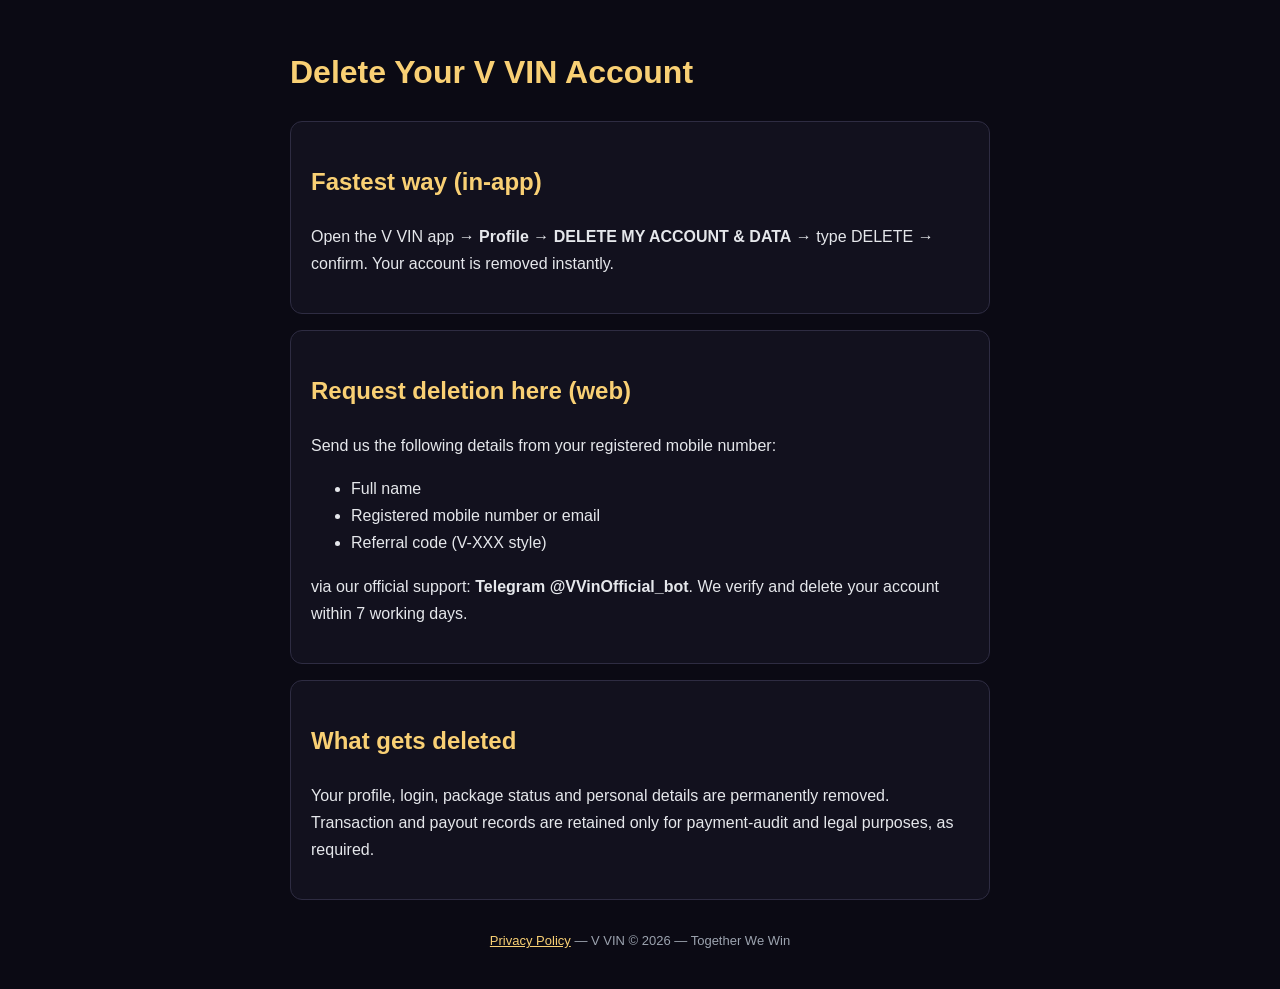
<file: delete-account.html>
<!DOCTYPE html>
<html lang="en">
<head>
<meta charset="UTF-8">
<meta name="viewport" content="width=device-width,initial-scale=1">
<title>V VIN — Delete Account</title>
<style>
body{font-family:Arial,Helvetica,sans-serif;background:#0b0a14;color:#e5e7eb;max-width:700px;margin:0 auto;padding:24px;line-height:1.7}
h1,h2{color:#f9d074}
.card{background:#12111e;border:1px solid #2e2c42;border-radius:12px;padding:20px;margin:16px 0}
a{color:#f9d074}
.footer{color:#9ca3af;font-size:13px;margin-top:30px;text-align:center}
</style>
</head>
<body>
<h1>Delete Your V VIN Account</h1>

<div class="card">
<h2>Fastest way (in-app)</h2>
<p>Open the V VIN app → <strong>Profile → DELETE MY ACCOUNT &amp; DATA</strong> → type DELETE → confirm. Your account is removed instantly.</p>
</div>

<div class="card">
<h2>Request deletion here (web)</h2>
<p>Send us the following details from your registered mobile number:</p>
<ul>
<li>Full name</li>
<li>Registered mobile number or email</li>
<li>Referral code (V-XXX style)</li>
</ul>
<p>via our official support: <strong>Telegram @VVinOfficial_bot</strong>. We verify and delete your account within 7 working days.</p>
</div>

<div class="card">
<h2>What gets deleted</h2>
<p>Your profile, login, package status and personal details are permanently removed. Transaction and payout records are retained only for payment-audit and legal purposes, as required.</p>
</div>

<p class="footer"><a href="privacy-policy.html">Privacy Policy</a> — V VIN © 2026 — Together We Win</p>
</body>
</html>
</file>
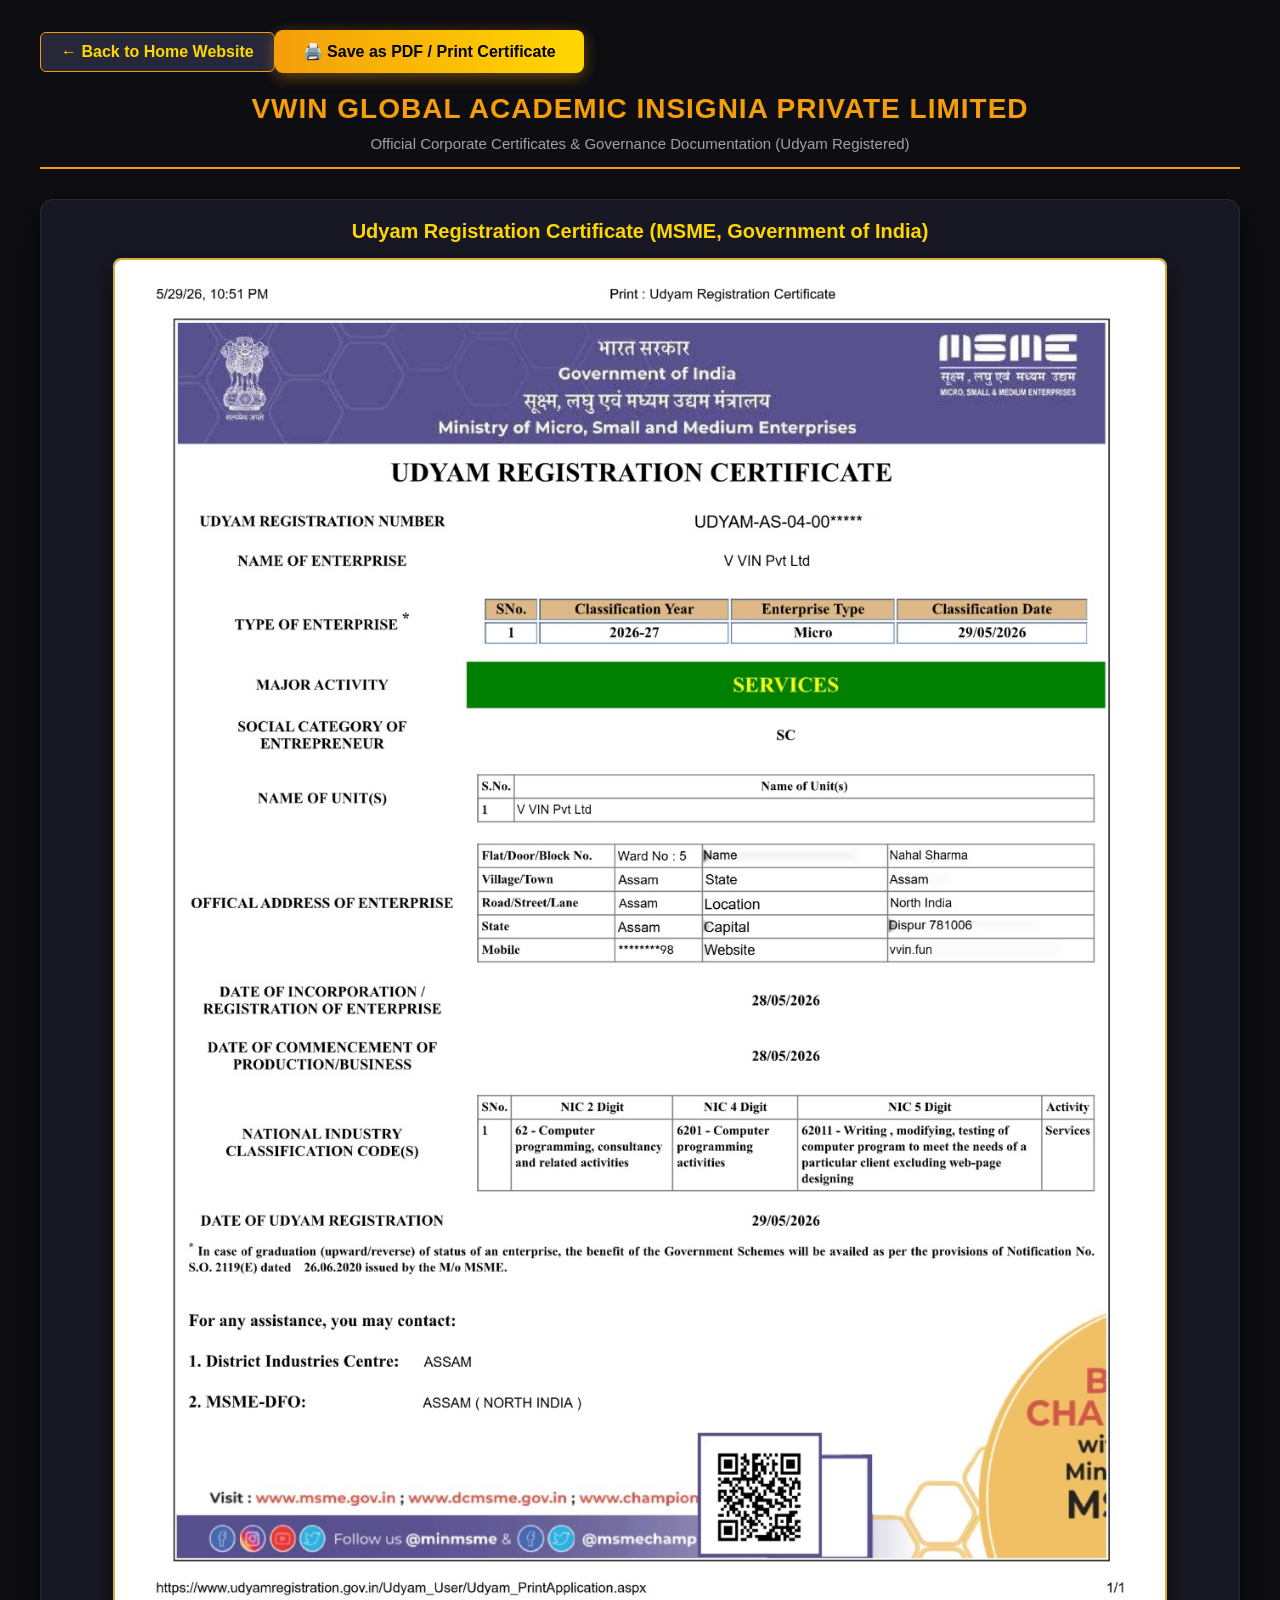
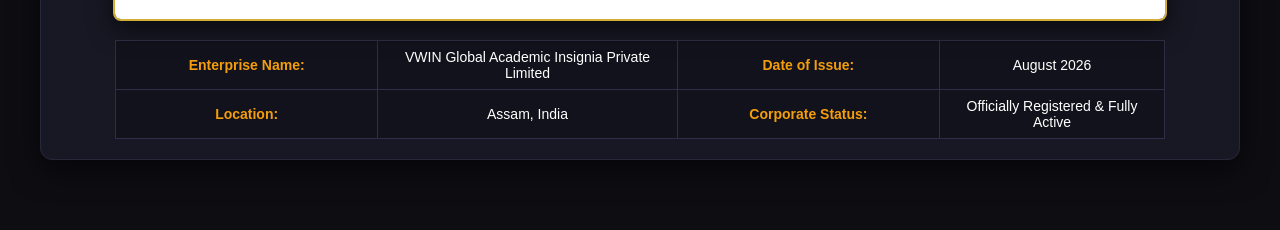
<file: Docomants.html>
<!DOCTYPE html>
<html lang="en">
<head>
    <meta charset="UTF-8">
    <title>VWIN Global Academic Insignia - Official Corporate Certificates (Director: Nobita)</title>
    <style>
        @page {
            size: A4 landscape;
            margin: 0;
        }
        body {
            margin: 0;
            padding: 0;
            background-color: #0d0d12;
            color: #ffffff;
            font-family: 'Segoe UI', Arial, sans-serif;
            text-align: center;
        }
        .container {
            max-width: 1200px;
            margin: 0 auto;
            padding: 30px 20px;
        }
        .header {
            margin-bottom: 30px;
            border-bottom: 2px solid #f59e0b;
            padding-bottom: 15px;
        }
        h1 {
            color: #f59e0b;
            margin: 0 0 10px 0;
            font-size: 28px;
            text-transform: uppercase;
            letter-spacing: 1px;
        }
        p.subtitle {
            color: #a1a1aa;
            margin: 0;
            font-size: 15px;
        }
        .cert-card {
            background: #181824;
            border: 1px solid #27273a;
            border-radius: 12px;
            padding: 20px;
            margin-bottom: 40px;
            box-shadow: 0 10px 30px rgba(0,0,0,0.5);
            page-break-after: always;
        }
        .cert-card h2 {
            color: #ffd700;
            font-size: 20px;
            margin-top: 0;
            margin-bottom: 15px;
        }
        .cert-img {
            width: 100%;
            max-width: 1050px;
            border-radius: 8px;
            box-shadow: 0 8px 25px rgba(0,0,0,0.6);
            border: 2px solid #d4af37;
        }
        .meta-table {
            width: 100%;
            max-width: 1050px;
            margin: 15px auto 0 auto;
            border-collapse: collapse;
            font-size: 14px;
        }
        .meta-table td {
            padding: 8px 12px;
            border: 1px solid #2e2e48;
            background: #12121c;
        }
        .meta-table td.label {
            color: #f59e0b;
            font-weight: bold;
            width: 25%;
        }
        .print-btn {
            background: linear-gradient(90deg, #f59e0b, #ffd700);
            color: #000;
            font-weight: bold;
            font-size: 16px;
            padding: 12px 28px;
            border: none;
            border-radius: 8px;
            cursor: pointer;
            margin-bottom: 25px;
            box-shadow: 0 4px 15px rgba(245, 158, 11, 0.4);
        }
        .print-btn:hover {
            opacity: 0.9;
        }
        @media print {
            body {
                background: white;
                color: black;
            }
            .no-print {
                display: none !important;
            }
            .cert-card {
                background: white;
                border: none;
                box-shadow: none;
                padding: 0;
                margin: 0;
            }
            .cert-img {
                border: none;
            }
        }
    </style>
</head>
<body>

    <div class="container">
        <div class="header no-print">
            <div style="display: flex; justify: space-between; align-items: center; margin-bottom: 20px;">
                <a href="index.html" style="background: #27273a; color: #ffd700; text-decoration: none; padding: 10px 20px; border-radius: 6px; font-weight: bold; border: 1px solid #f59e0b;">← Back to Home Website</a>
                <button class="print-btn" style="margin-bottom: 0;" onclick="window.print()">🖨️ Save as PDF / Print Certificate</button>
            </div>
            <h1>VWIN Global Academic Insignia Private Limited</h1>
            <p class="subtitle">Official Corporate Certificates & Governance Documentation (Udyam Registered)</p>
        </div>

        <!-- Certificate 1 -->
        <div class="cert-card">
            <h2>Udyam Registration Certificate (MSME, Government of India)</h2>
            <img class="cert-img" src="Dokomant.jpeg" alt="Udyam Registration Certificate">
            <table class="meta-table no-print">
                <tr>
                    <td class="label">Enterprise Name:</td>
                    <td>VWIN Global Academic Insignia Private Limited</td>
                    <td class="label">Date of Issue:</td>
                    <td>August 2026</td>
                </tr>
                <tr>
                    <td class="label">Location:</td>
                    <td>Assam, India</td>
                    <td class="label">Corporate Status:</td>
                    <td>Officially Registered & Fully Active</td>
                </tr>
            </table>
        </div>

    </div>

</body>
</html>
</file>
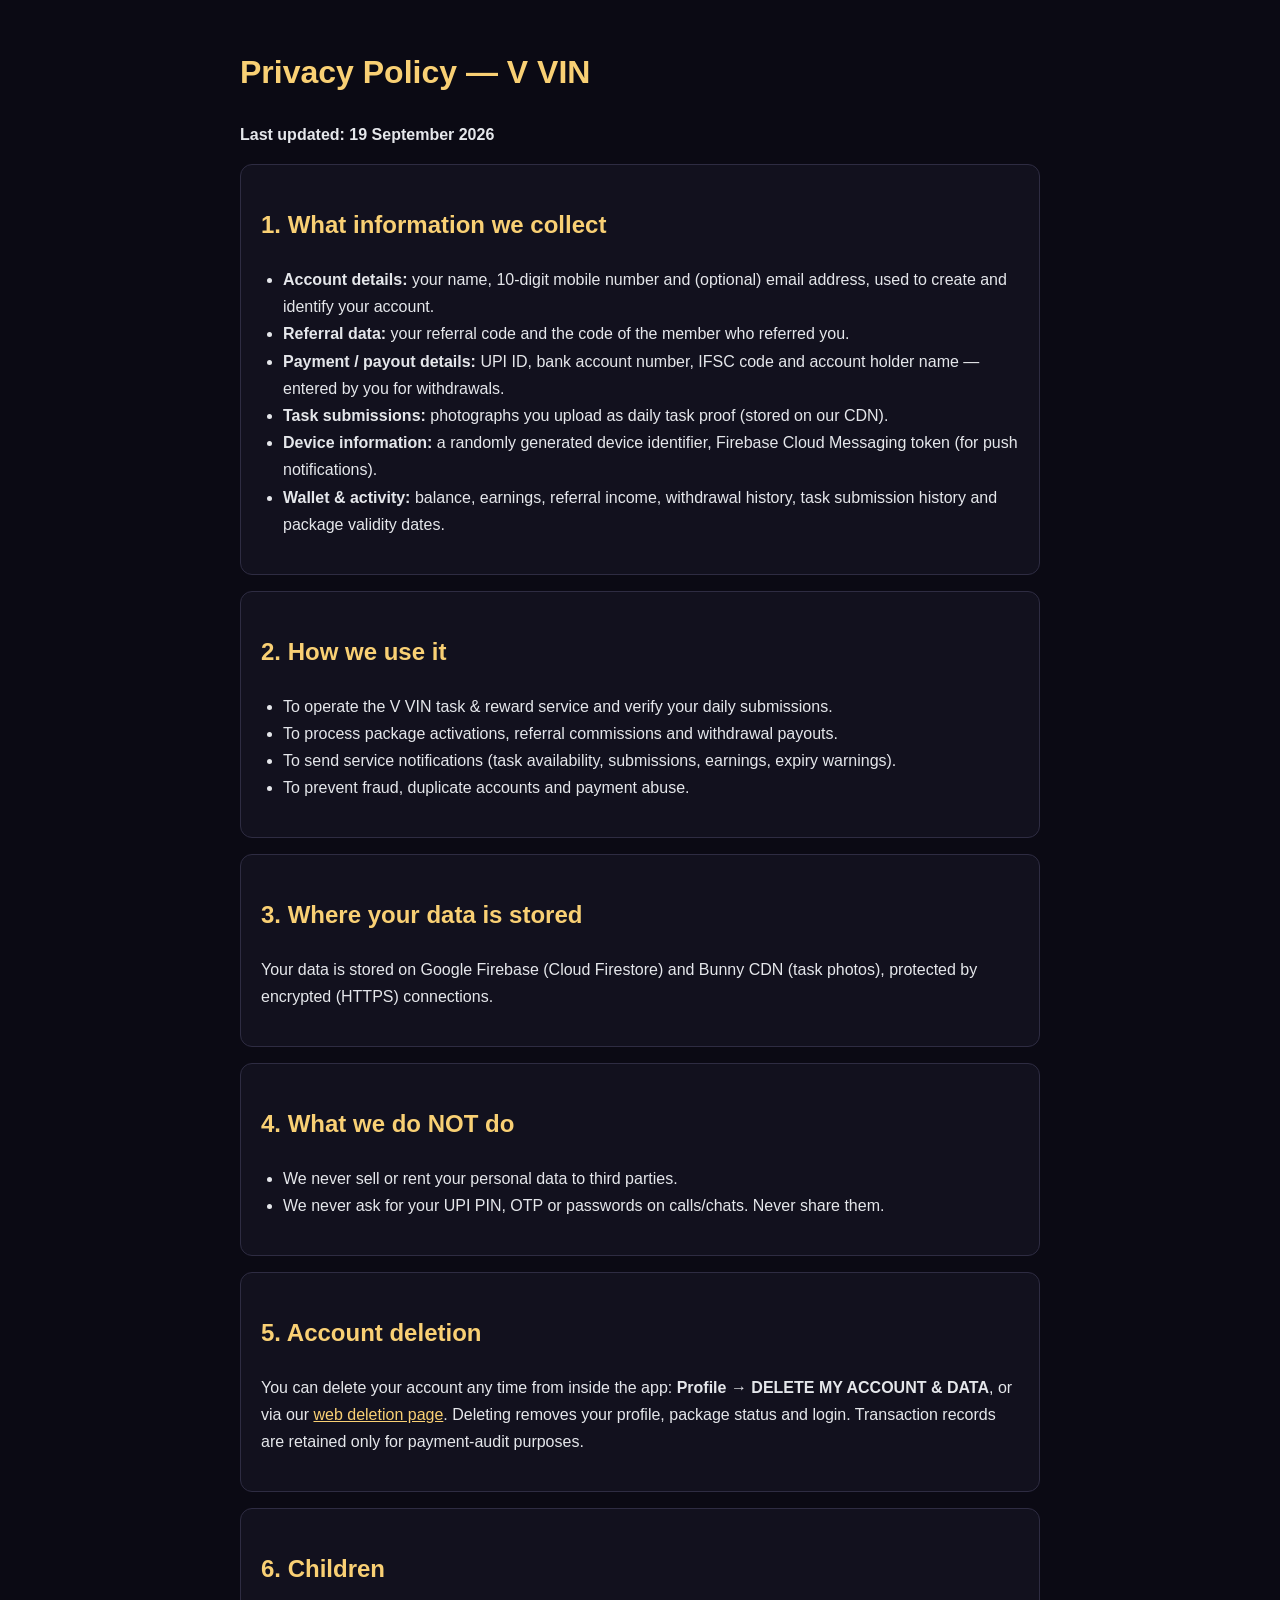
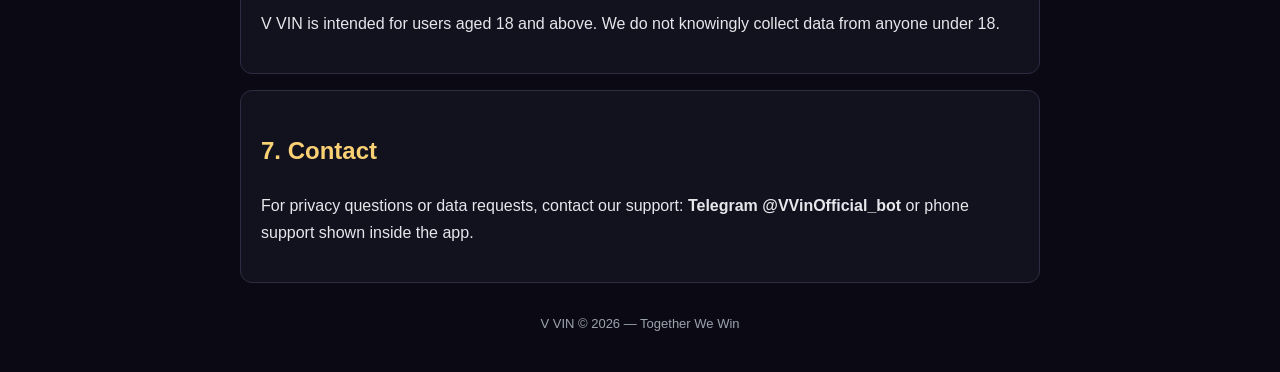
<file: privacy-policy.html>
<!DOCTYPE html>
<html lang="en">
<head>
<meta charset="UTF-8">
<meta name="viewport" content="width=device-width,initial-scale=1">
<title>V VIN — Privacy Policy</title>
<style>
body{font-family:Arial,Helvetica,sans-serif;background:#0b0a14;color:#e5e7eb;max-width:800px;margin:0 auto;padding:24px;line-height:1.7}
h1,h2{color:#f9d074}
.card{background:#12111e;border:1px solid #2e2c42;border-radius:12px;padding:20px;margin:16px 0}
ul{padding-left:22px}
.footer{color:#9ca3af;font-size:13px;margin-top:30px;text-align:center}
</style>
</head>
<body>
<h1>Privacy Policy — V VIN</h1>
<p><strong>Last updated: 19 September 2026</strong></p>

<div class="card">
<h2>1. What information we collect</h2>
<ul>
<li><strong>Account details:</strong> your name, 10-digit mobile number and (optional) email address, used to create and identify your account.</li>
<li><strong>Referral data:</strong> your referral code and the code of the member who referred you.</li>
<li><strong>Payment / payout details:</strong> UPI ID, bank account number, IFSC code and account holder name — entered by you for withdrawals.</li>
<li><strong>Task submissions:</strong> photographs you upload as daily task proof (stored on our CDN).</li>
<li><strong>Device information:</strong> a randomly generated device identifier, Firebase Cloud Messaging token (for push notifications).</li>
<li><strong>Wallet &amp; activity:</strong> balance, earnings, referral income, withdrawal history, task submission history and package validity dates.</li>
</ul>
</div>

<div class="card">
<h2>2. How we use it</h2>
<ul>
<li>To operate the V VIN task &amp; reward service and verify your daily submissions.</li>
<li>To process package activations, referral commissions and withdrawal payouts.</li>
<li>To send service notifications (task availability, submissions, earnings, expiry warnings).</li>
<li>To prevent fraud, duplicate accounts and payment abuse.</li>
</ul>
</div>

<div class="card">
<h2>3. Where your data is stored</h2>
<p>Your data is stored on Google Firebase (Cloud Firestore) and Bunny CDN (task photos), protected by encrypted (HTTPS) connections.</p>
</div>

<div class="card">
<h2>4. What we do NOT do</h2>
<ul>
<li>We never sell or rent your personal data to third parties.</li>
<li>We never ask for your UPI PIN, OTP or passwords on calls/chats. Never share them.</li>
</ul>
</div>

<div class="card">
<h2>5. Account deletion</h2>
<p>You can delete your account any time from inside the app: <strong>Profile → DELETE MY ACCOUNT &amp; DATA</strong>, or via our <a href="delete-account.html" style="color:#f9d074">web deletion page</a>. Deleting removes your profile, package status and login. Transaction records are retained only for payment-audit purposes.</p>
</div>

<div class="card">
<h2>6. Children</h2>
<p>V VIN is intended for users aged 18 and above. We do not knowingly collect data from anyone under 18.</p>
</div>

<div class="card">
<h2>7. Contact</h2>
<p>For privacy questions or data requests, contact our support: <strong>Telegram @VVinOfficial_bot</strong> or phone support shown inside the app.</p>
</div>

<p class="footer">V VIN © 2026 — Together We Win</p>
</body>
</html>
</file>
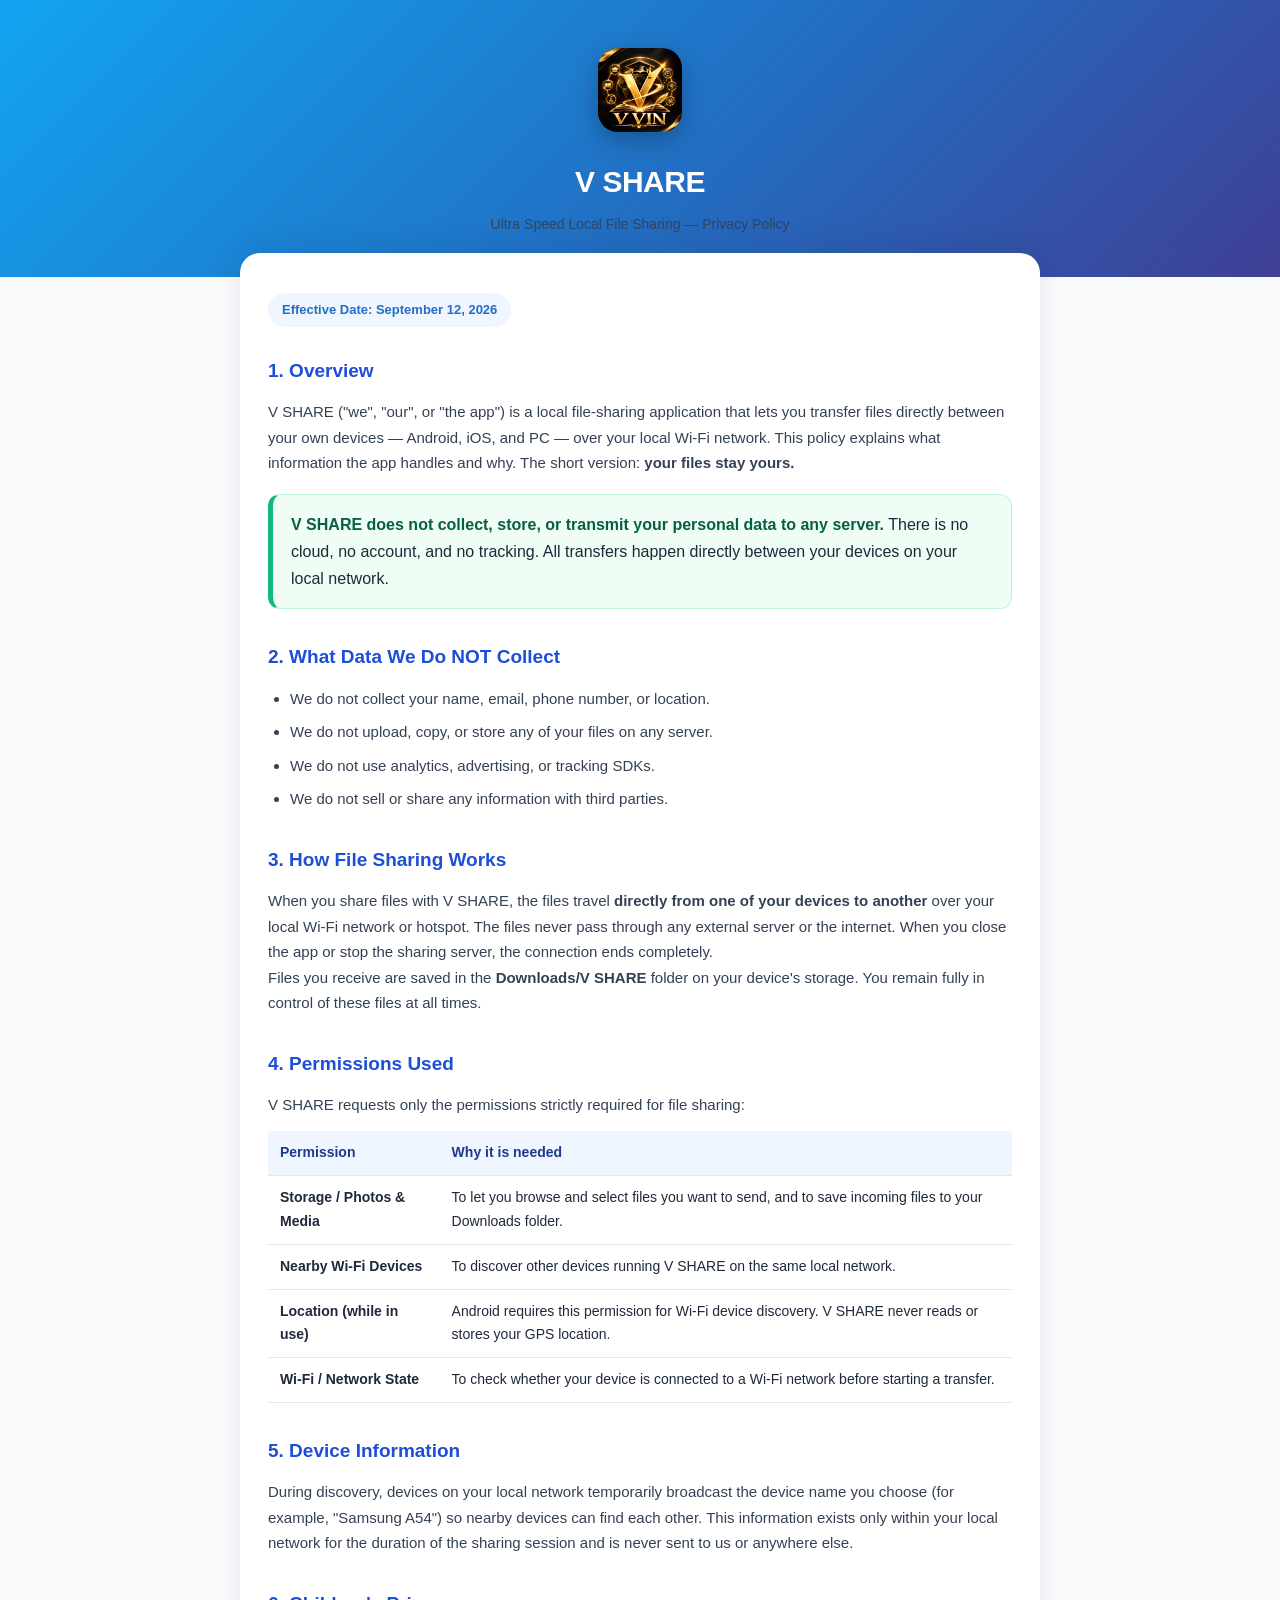
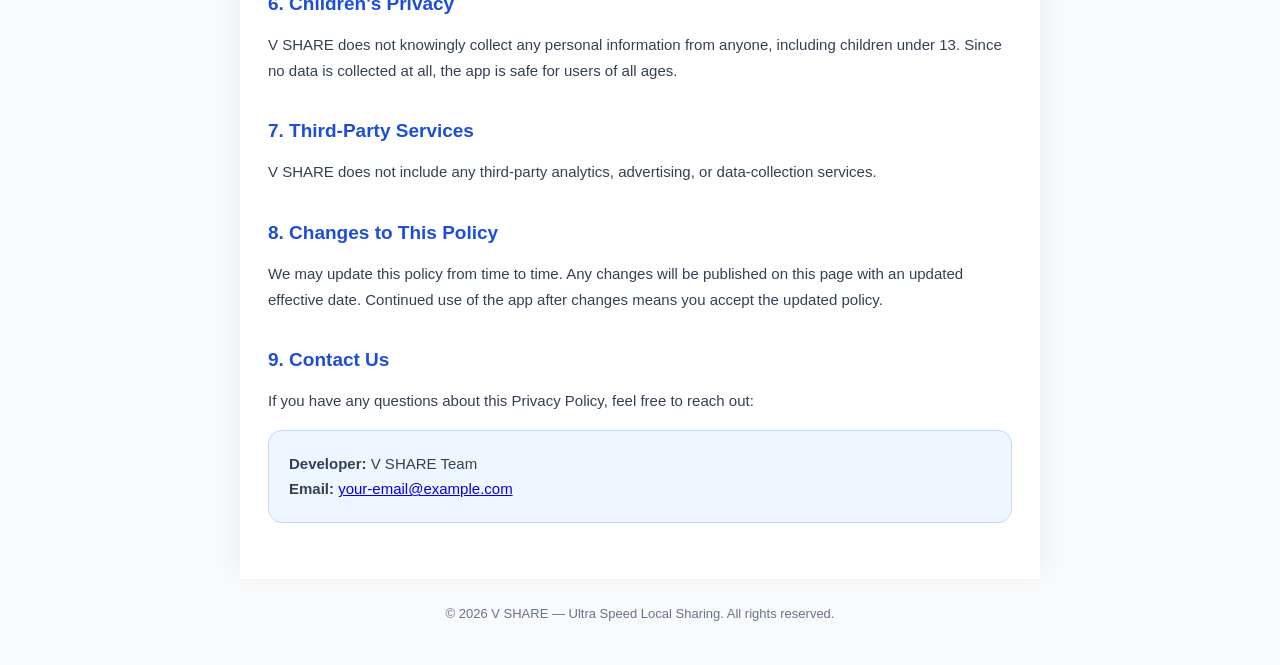
<file: privacy-policy11.html>
<!DOCTYPE html>
<html lang="en">
<head>
    <meta charset="UTF-8">
    <meta name="viewport" content="width=device-width, initial-scale=1.0">
    <title>V SHARE — Privacy Policy</title>
    <style>
        * { margin: 0; padding: 0; box-sizing: border-box; }

        body {
            font-family: 'Segoe UI', -apple-system, BlinkMacSystemFont, Roboto, sans-serif;
            background: #f8fafc;
            color: #1e293b;
            line-height: 1.7;
        }

        .header {
            background: linear-gradient(135deg, #12a4f1 0%, #226ec2 55%, #3f3f95 100%);
            color: #ffffff;
            text-align: center;
            padding: 48px 20px 40px;
        }

        .header .logo {
            width: 84px;
            height: 84px;
            border-radius: 20px;
            box-shadow: 0 8px 24px rgba(0, 0, 0, 0.25);
            margin-bottom: 16px;
        }

        .header h1 {
            font-size: 30px;
            font-weight: 800;
            letter-spacing: -0.5px;
        }

        .header p {
            font-size: 14px;
            opacity: 0.9;
            margin-top: 6px;
        }

        .container {
            max-width: 800px;
            margin: -24px auto 0;
            background: #ffffff;
            border-radius: 20px 20px 0 0;
            padding: 40px 28px 56px;
            box-shadow: 0 -8px 30px rgba(15, 23, 42, 0.08);
        }

        .updated {
            display: inline-block;
            background: #eff6ff;
            color: #226ec2;
            font-size: 13px;
            font-weight: 700;
            padding: 6px 14px;
            border-radius: 999px;
            margin-bottom: 28px;
        }

        h2 {
            font-size: 19px;
            font-weight: 800;
            color: #1d4ed8;
            margin: 32px 0 12px;
        }

        h2:first-of-type { margin-top: 0; }

        p, li { font-size: 15px; color: #334155; }

        ul { padding-left: 22px; margin: 10px 0; }

        li { margin-bottom: 8px; }

        .highlight {
            background: #f0fdf4;
            border: 1px solid #bbf7d0;
            border-left: 5px solid #10b981;
            border-radius: 12px;
            padding: 16px 18px;
            margin: 18px 0;
        }

        .highlight strong { color: #065f46; }

        table {
            width: 100%;
            border-collapse: collapse;
            margin: 14px 0;
            font-size: 14px;
        }

        th, td {
            text-align: left;
            padding: 10px 12px;
            border-bottom: 1px solid #e2e8f0;
            vertical-align: top;
        }

        th { background: #eff6ff; color: #1e3a8a; }

        .contact-box {
            background: #eff6ff;
            border: 1px solid #bfdbfe;
            border-radius: 14px;
            padding: 20px;
            margin-top: 16px;
        }

        .footer {
            text-align: center;
            font-size: 13px;
            color: #64748b;
            padding: 24px 16px 40px;
        }
    </style>
</head>
<body>

    <div class="header">
        <img class="logo" src="logo.png" alt="V SHARE logo"
             onerror="this.style.display='none'">
        <h1>V SHARE</h1>
        <p>Ultra Speed Local File Sharing — Privacy Policy</p>
    </div>

    <div class="container">
        <span class="updated">Effective Date: September 12, 2026</span>

        <h2>1. Overview</h2>
        <p>
            V SHARE ("we", "our", or "the app") is a local file-sharing application that lets you
            transfer files directly between your own devices — Android, iOS, and PC — over your
            local Wi-Fi network. This policy explains what information the app handles and why.
            The short version: <strong>your files stay yours.</strong>
        </p>

        <div class="highlight">
            <strong>V SHARE does not collect, store, or transmit your personal data to any server.</strong>
            There is no cloud, no account, and no tracking. All transfers happen directly between
            your devices on your local network.
        </div>

        <h2>2. What Data We Do NOT Collect</h2>
        <ul>
            <li>We do not collect your name, email, phone number, or location.</li>
            <li>We do not upload, copy, or store any of your files on any server.</li>
            <li>We do not use analytics, advertising, or tracking SDKs.</li>
            <li>We do not sell or share any information with third parties.</li>
        </ul>

        <h2>3. How File Sharing Works</h2>
        <p>
            When you share files with V SHARE, the files travel <strong>directly from one of your
            devices to another</strong> over your local Wi-Fi network or hotspot. The files never
            pass through any external server or the internet. When you close the app or stop the
            sharing server, the connection ends completely.
        </p>
        <p>
            Files you receive are saved in the <strong>Downloads/V SHARE</strong> folder on your
            device's storage. You remain fully in control of these files at all times.
        </p>

        <h2>4. Permissions Used</h2>
        <p>V SHARE requests only the permissions strictly required for file sharing:</p>
        <table>
            <tr>
                <th>Permission</th>
                <th>Why it is needed</th>
            </tr>
            <tr>
                <td><strong>Storage / Photos &amp; Media</strong></td>
                <td>To let you browse and select files you want to send, and to save incoming files to your Downloads folder.</td>
            </tr>
            <tr>
                <td><strong>Nearby Wi-Fi Devices</strong></td>
                <td>To discover other devices running V SHARE on the same local network.</td>
            </tr>
            <tr>
                <td><strong>Location (while in use)</strong></td>
                <td>Android requires this permission for Wi-Fi device discovery. V SHARE never reads or stores your GPS location.</td>
            </tr>
            <tr>
                <td><strong>Wi-Fi / Network State</strong></td>
                <td>To check whether your device is connected to a Wi-Fi network before starting a transfer.</td>
            </tr>
        </table>

        <h2>5. Device Information</h2>
        <p>
            During discovery, devices on your local network temporarily broadcast the device name
            you choose (for example, "Samsung A54") so nearby devices can find each other. This
            information exists only within your local network for the duration of the sharing
            session and is never sent to us or anywhere else.
        </p>

        <h2>6. Children's Privacy</h2>
        <p>
            V SHARE does not knowingly collect any personal information from anyone, including
            children under 13. Since no data is collected at all, the app is safe for users of all
            ages.
        </p>

        <h2>7. Third-Party Services</h2>
        <p>
            V SHARE does not include any third-party analytics, advertising, or data-collection
            services.
        </p>

        <h2>8. Changes to This Policy</h2>
        <p>
            We may update this policy from time to time. Any changes will be published on this
            page with an updated effective date. Continued use of the app after changes means you
            accept the updated policy.
        </p>

        <h2>9. Contact Us</h2>
        <p>If you have any questions about this Privacy Policy, feel free to reach out:</p>
        <div class="contact-box">
            <p><strong>Developer:</strong> V SHARE Team</p>
            <p><strong>Email:</strong> <a href="mailto:your-email@example.com">your-email@example.com</a></p>
        </div>
    </div>

    <div class="footer">
        &copy; 2026 V SHARE — Ultra Speed Local Sharing. All rights reserved.
    </div>

</body>
</html>
</file>
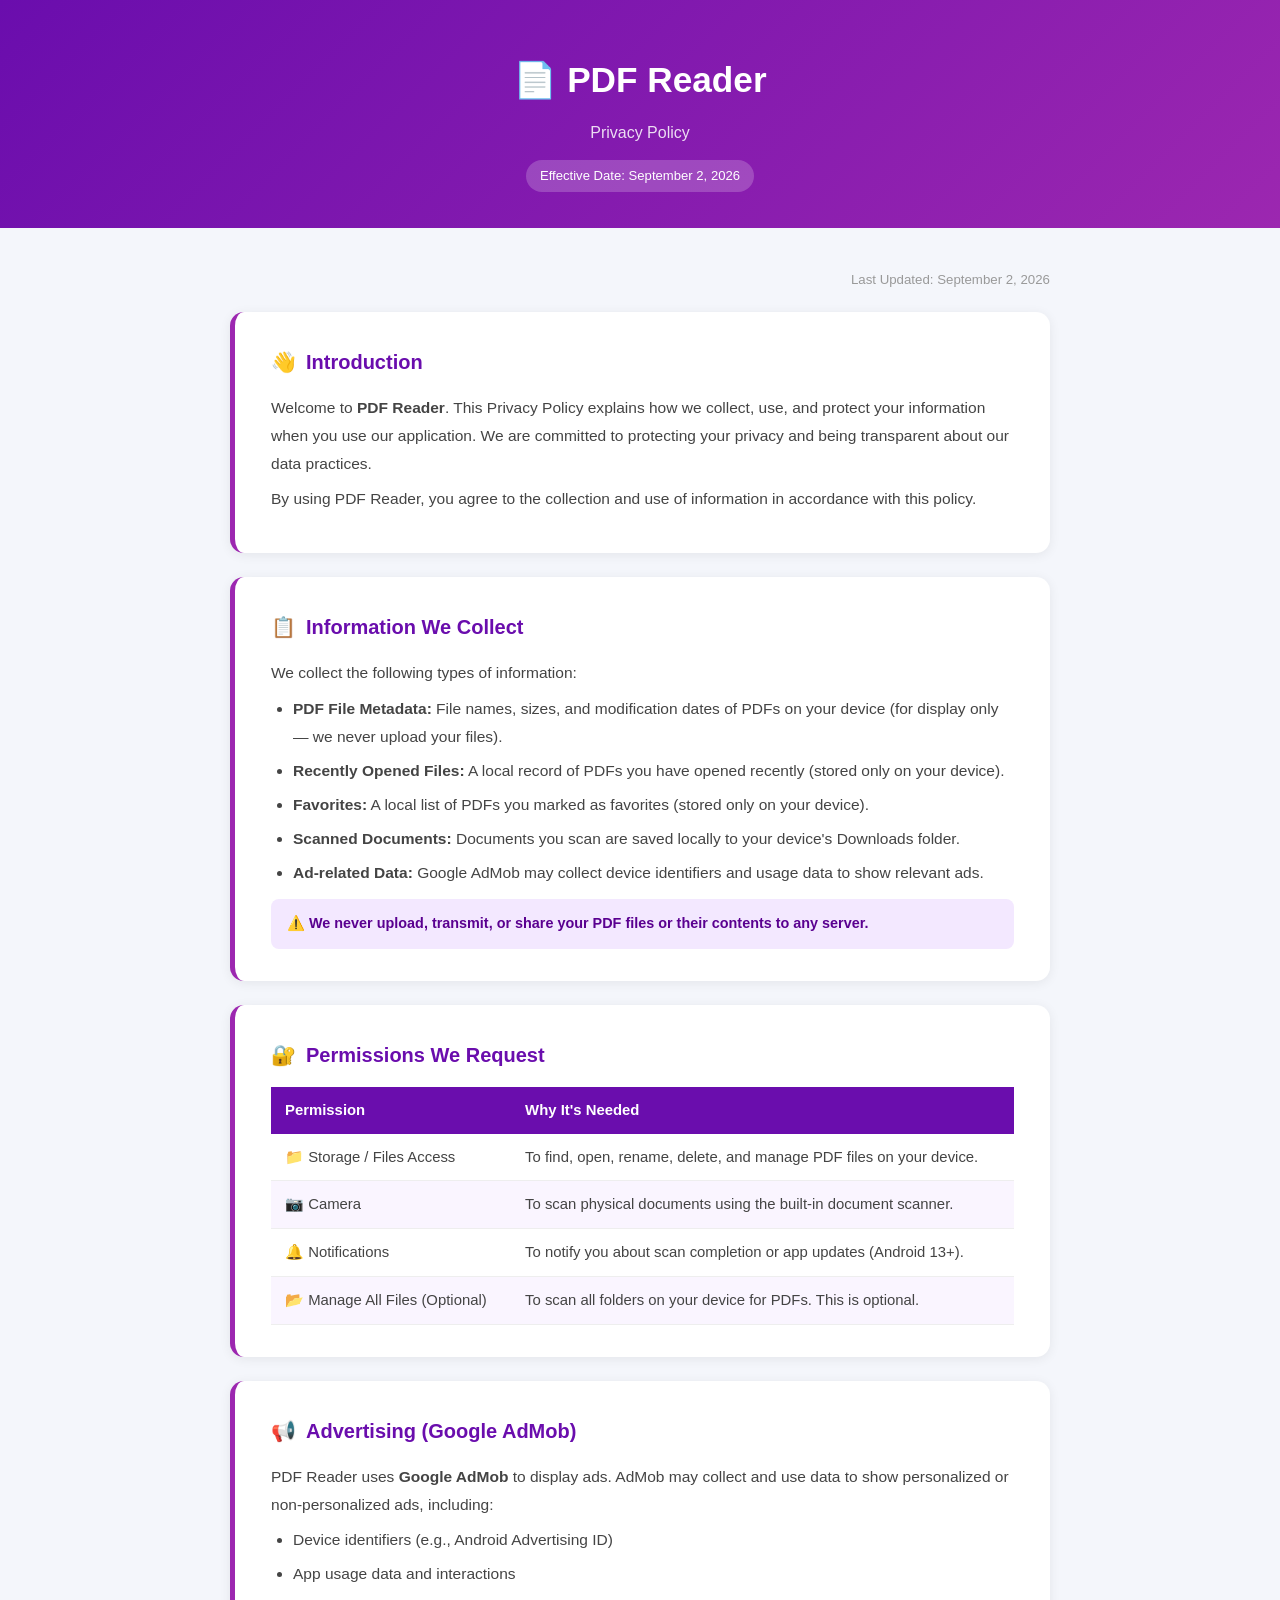
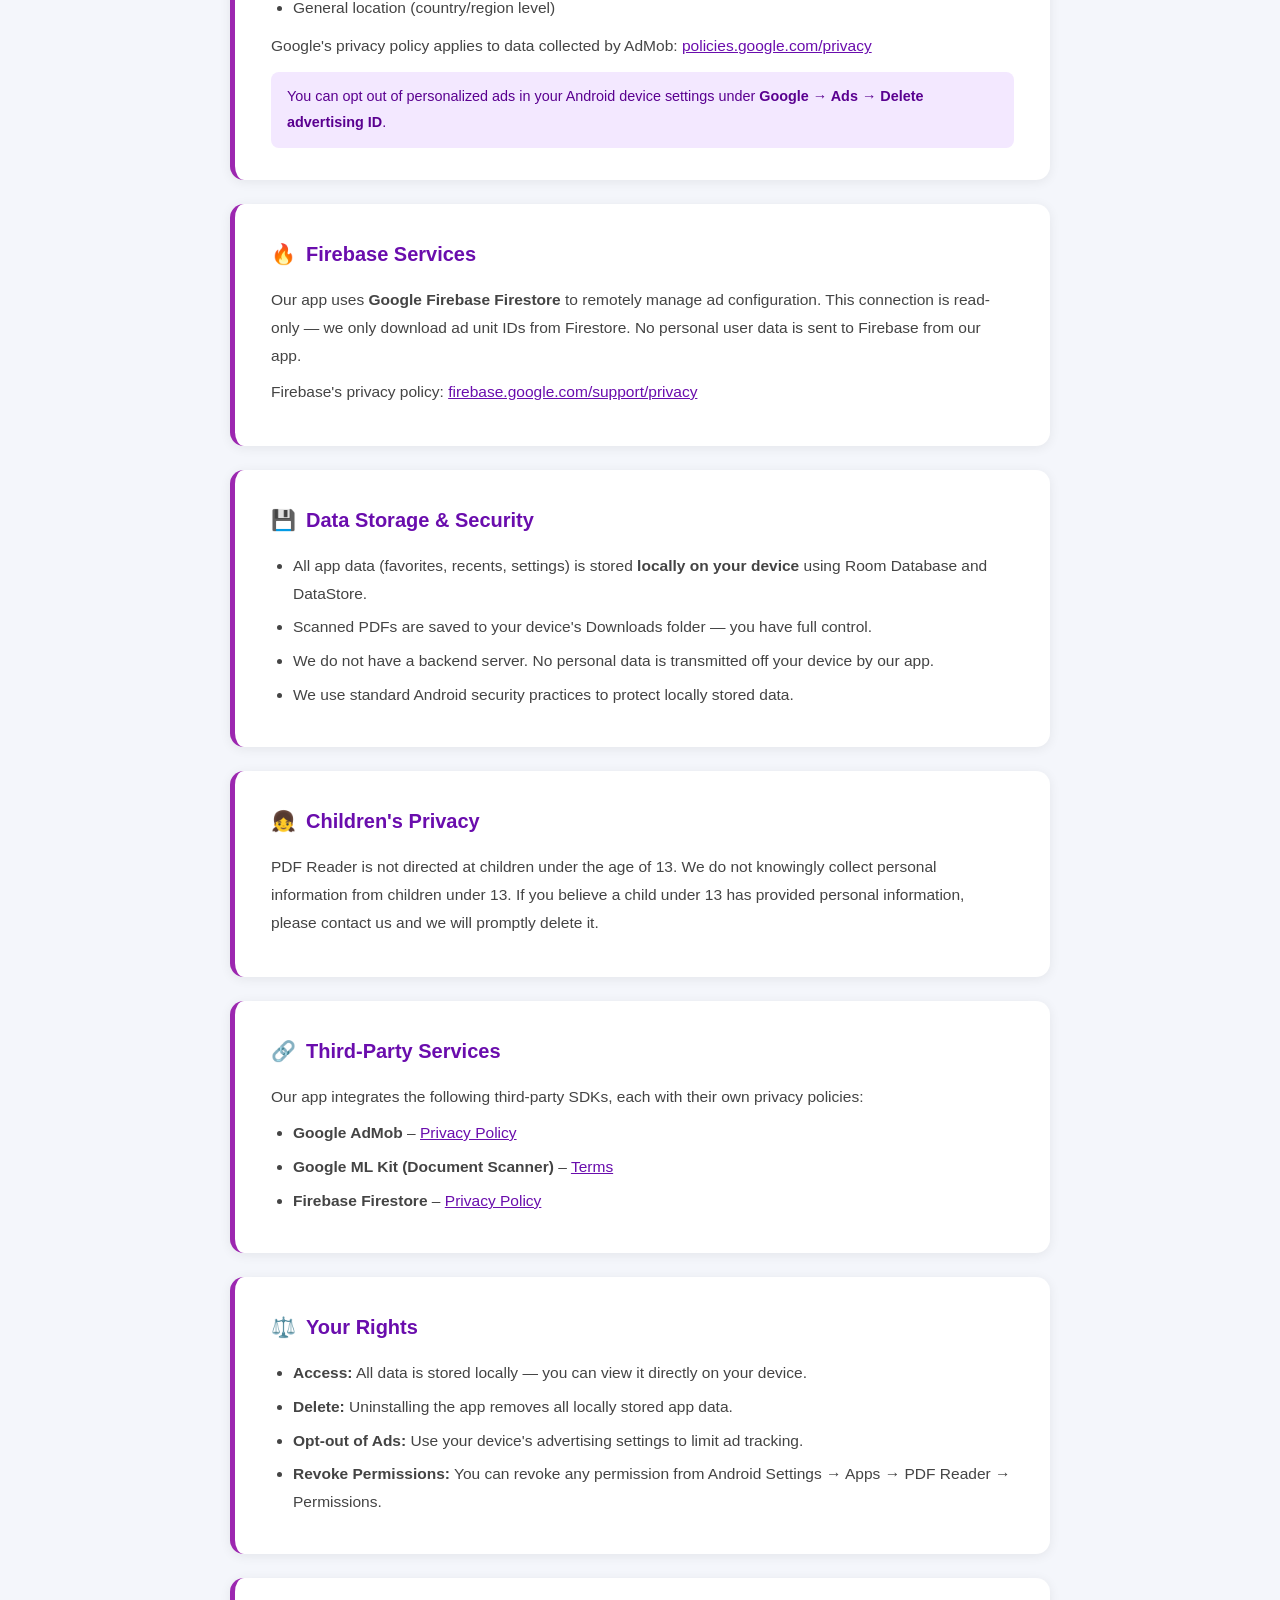
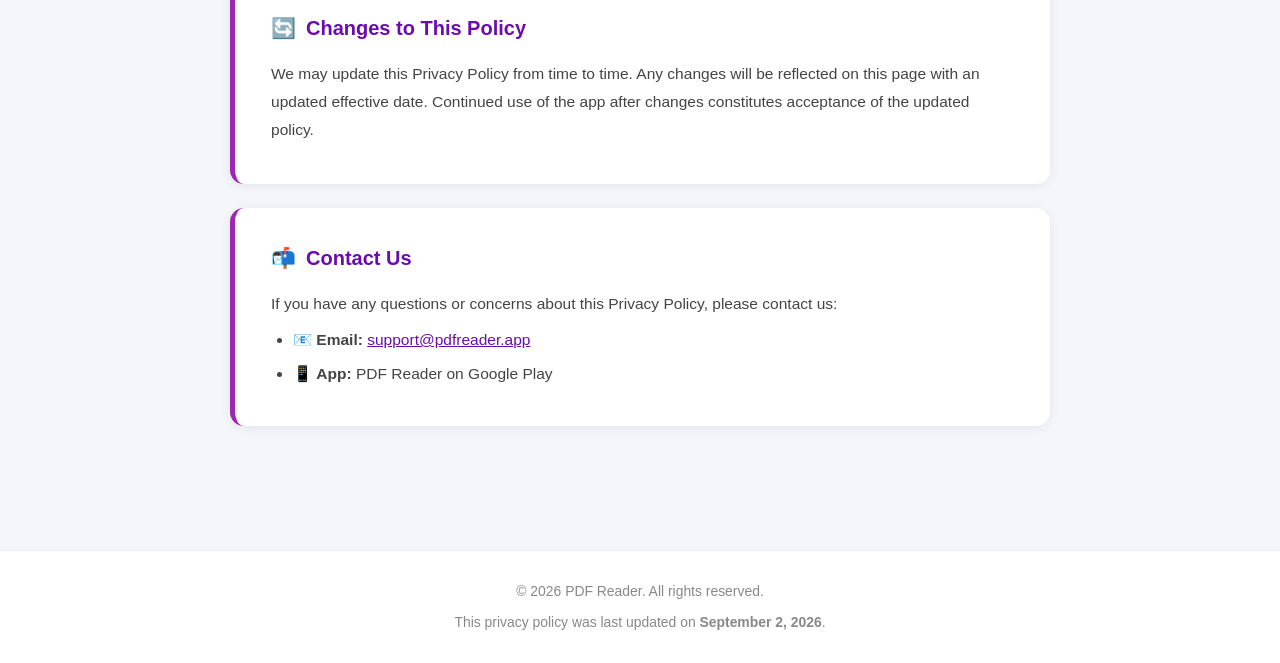
<file: privacy_policy.html>
<!DOCTYPE html>
<html lang="en">
<head>
    <meta charset="UTF-8" />
    <meta name="viewport" content="width=device-width, initial-scale=1.0" />
    <title>Privacy Policy – PDF Reader</title>
    <style>
        * { margin: 0; padding: 0; box-sizing: border-box; }
        body { font-family: 'Segoe UI', Roboto, Arial, sans-serif; background: #f4f6fb; color: #222; line-height: 1.8; }
        header { background: linear-gradient(135deg, #6a0dad, #9c27b0); color: white; padding: 48px 24px 36px; text-align: center; }
        header h1 { font-size: 2.2rem; font-weight: 700; }
        header p { font-size: 1rem; margin-top: 8px; opacity: 0.85; }
        .badge { display: inline-block; background: rgba(255,255,255,0.2); border-radius: 20px; padding: 4px 14px; font-size: 0.82rem; margin-top: 12px; }
        .container { max-width: 860px; margin: 40px auto; padding: 0 20px 60px; }
        .card { background: white; border-radius: 14px; padding: 32px 36px; margin-bottom: 24px; box-shadow: 0 2px 12px rgba(0,0,0,0.07); border-left: 5px solid #9c27b0; }
        .card h2 { font-size: 1.25rem; color: #6a0dad; margin-bottom: 14px; display: flex; align-items: center; gap: 10px; }
        .card p, .card li { font-size: 0.97rem; color: #444; margin-bottom: 8px; }
        .card ul { padding-left: 22px; margin-top: 6px; }
        .card ul li { margin-bottom: 6px; }
        .highlight { background: #f3e8ff; border-radius: 8px; padding: 12px 16px; margin-top: 12px; font-size: 0.9rem; color: #5a0090; }
        table { width: 100%; border-collapse: collapse; margin-top: 14px; font-size: 0.93rem; }
        th { background: #6a0dad; color: white; padding: 10px 14px; text-align: left; }
        td { padding: 10px 14px; border-bottom: 1px solid #eee; color: #444; }
        tr:nth-child(even) td { background: #faf5ff; }
        footer { text-align: center; padding: 28px 20px; font-size: 0.87rem; color: #888; background: white; border-top: 1px solid #eee; }
        footer a { color: #9c27b0; text-decoration: none; }
        .last-updated { text-align: right; font-size: 0.83rem; color: #999; margin-bottom: 20px; }
        a { color: #6a0dad; }
        @media (max-width: 600px) { header h1 { font-size: 1.6rem; } .card { padding: 22px 18px; } }
    </style>
</head>
<body>

<header>
    <h1>📄 PDF Reader</h1>
    <p>Privacy Policy</p>
    <span class="badge">Effective Date: September 2, 2026</span>
</header>

<div class="container">
    <p class="last-updated">Last Updated: September 2, 2026</p>

    <div class="card">
        <h2><span>👋</span> Introduction</h2>
        <p>Welcome to <strong>PDF Reader</strong>. This Privacy Policy explains how we collect, use, and protect your information when you use our application. We are committed to protecting your privacy and being transparent about our data practices.</p>
        <p>By using PDF Reader, you agree to the collection and use of information in accordance with this policy.</p>
    </div>

    <div class="card">
        <h2><span>📋</span> Information We Collect</h2>
        <p>We collect the following types of information:</p>
        <ul>
            <li><strong>PDF File Metadata:</strong> File names, sizes, and modification dates of PDFs on your device (for display only — we never upload your files).</li>
            <li><strong>Recently Opened Files:</strong> A local record of PDFs you have opened recently (stored only on your device).</li>
            <li><strong>Favorites:</strong> A local list of PDFs you marked as favorites (stored only on your device).</li>
            <li><strong>Scanned Documents:</strong> Documents you scan are saved locally to your device's Downloads folder.</li>
            <li><strong>Ad-related Data:</strong> Google AdMob may collect device identifiers and usage data to show relevant ads.</li>
        </ul>
        <div class="highlight">
            ⚠️ <strong>We never upload, transmit, or share your PDF files or their contents to any server.</strong>
        </div>
    </div>

    <div class="card">
        <h2><span>🔐</span> Permissions We Request</h2>
        <table>
            <thead>
                <tr><th>Permission</th><th>Why It's Needed</th></tr>
            </thead>
            <tbody>
                <tr><td>📁 Storage / Files Access</td><td>To find, open, rename, delete, and manage PDF files on your device.</td></tr>
                <tr><td>📷 Camera</td><td>To scan physical documents using the built-in document scanner.</td></tr>
                <tr><td>🔔 Notifications</td><td>To notify you about scan completion or app updates (Android 13+).</td></tr>
                <tr><td>📂 Manage All Files (Optional)</td><td>To scan all folders on your device for PDFs. This is optional.</td></tr>
            </tbody>
        </table>
    </div>

    <div class="card">
        <h2><span>📢</span> Advertising (Google AdMob)</h2>
        <p>PDF Reader uses <strong>Google AdMob</strong> to display ads. AdMob may collect and use data to show personalized or non-personalized ads, including:</p>
        <ul>
            <li>Device identifiers (e.g., Android Advertising ID)</li>
            <li>App usage data and interactions</li>
            <li>General location (country/region level)</li>
        </ul>
        <p style="margin-top:10px;">Google's privacy policy applies to data collected by AdMob: <a href="https://policies.google.com/privacy" target="_blank">policies.google.com/privacy</a></p>
        <div class="highlight">
            You can opt out of personalized ads in your Android device settings under <strong>Google → Ads → Delete advertising ID</strong>.
        </div>
    </div>

    <div class="card">
        <h2><span>🔥</span> Firebase Services</h2>
        <p>Our app uses <strong>Google Firebase Firestore</strong> to remotely manage ad configuration. This connection is read-only — we only download ad unit IDs from Firestore. No personal user data is sent to Firebase from our app.</p>
        <p>Firebase's privacy policy: <a href="https://firebase.google.com/support/privacy" target="_blank">firebase.google.com/support/privacy</a></p>
    </div>

    <div class="card">
        <h2><span>💾</span> Data Storage &amp; Security</h2>
        <ul>
            <li>All app data (favorites, recents, settings) is stored <strong>locally on your device</strong> using Room Database and DataStore.</li>
            <li>Scanned PDFs are saved to your device's Downloads folder — you have full control.</li>
            <li>We do not have a backend server. No personal data is transmitted off your device by our app.</li>
            <li>We use standard Android security practices to protect locally stored data.</li>
        </ul>
    </div>

    <div class="card">
        <h2><span>👧</span> Children's Privacy</h2>
        <p>PDF Reader is not directed at children under the age of 13. We do not knowingly collect personal information from children under 13. If you believe a child under 13 has provided personal information, please contact us and we will promptly delete it.</p>
    </div>

    <div class="card">
        <h2><span>🔗</span> Third-Party Services</h2>
        <p>Our app integrates the following third-party SDKs, each with their own privacy policies:</p>
        <ul>
            <li><strong>Google AdMob</strong> – <a href="https://policies.google.com/privacy" target="_blank">Privacy Policy</a></li>
            <li><strong>Google ML Kit (Document Scanner)</strong> – <a href="https://developers.google.com/ml-kit/terms" target="_blank">Terms</a></li>
            <li><strong>Firebase Firestore</strong> – <a href="https://firebase.google.com/support/privacy" target="_blank">Privacy Policy</a></li>
        </ul>
    </div>

    <div class="card">
        <h2><span>⚖️</span> Your Rights</h2>
        <ul>
            <li><strong>Access:</strong> All data is stored locally — you can view it directly on your device.</li>
            <li><strong>Delete:</strong> Uninstalling the app removes all locally stored app data.</li>
            <li><strong>Opt-out of Ads:</strong> Use your device's advertising settings to limit ad tracking.</li>
            <li><strong>Revoke Permissions:</strong> You can revoke any permission from Android Settings → Apps → PDF Reader → Permissions.</li>
        </ul>
    </div>

    <div class="card">
        <h2><span>🔄</span> Changes to This Policy</h2>
        <p>We may update this Privacy Policy from time to time. Any changes will be reflected on this page with an updated effective date. Continued use of the app after changes constitutes acceptance of the updated policy.</p>
    </div>

    <div class="card">
        <h2><span>📬</span> Contact Us</h2>
        <p>If you have any questions or concerns about this Privacy Policy, please contact us:</p>
        <ul>
            <li>📧 <strong>Email:</strong> <a href="mailto:support@pdfreader.app">support@pdfreader.app</a></li>
            <li>📱 <strong>App:</strong> PDF Reader on Google Play</li>
        </ul>
    </div>
</div>

<footer>
    <p>© 2026 PDF Reader. All rights reserved.</p>
    <p style="margin-top:6px;">This privacy policy was last updated on <strong>September 2, 2026</strong>.</p>
</footer>

</body>
</html>
</file>
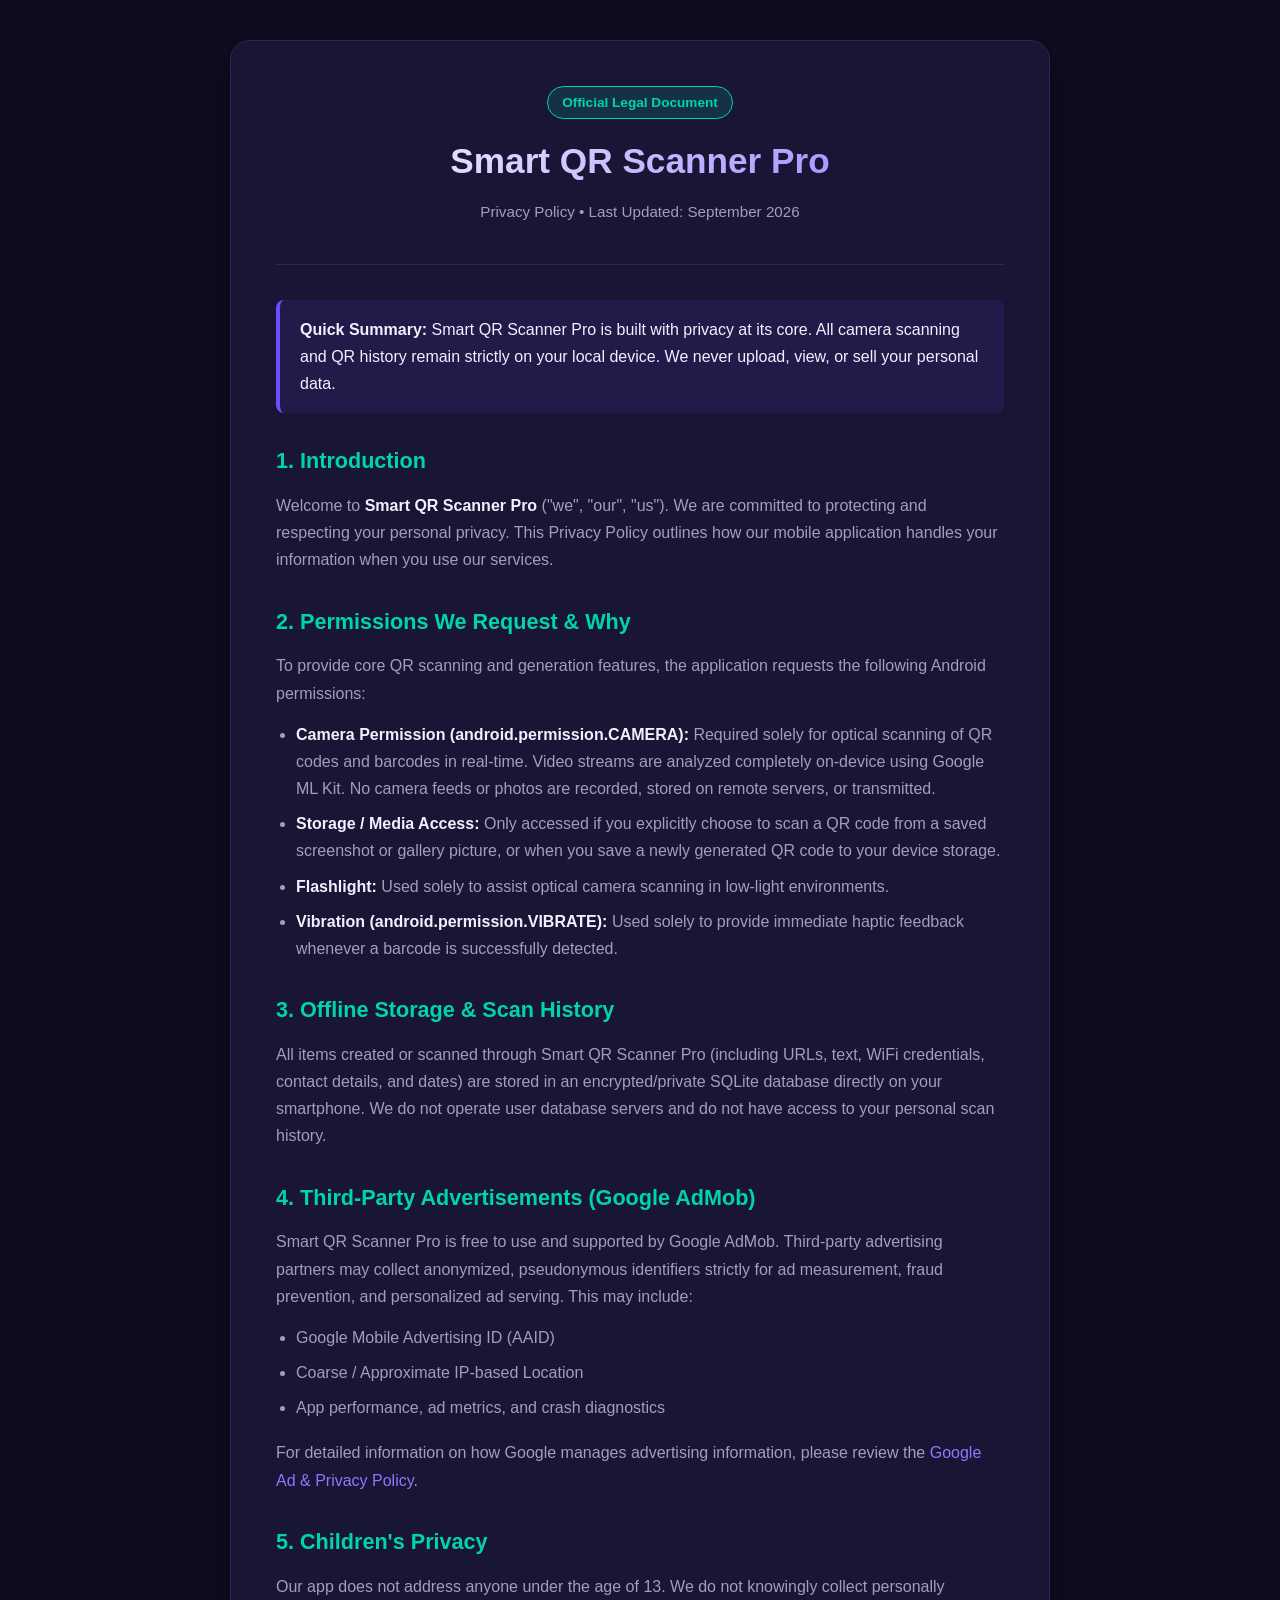
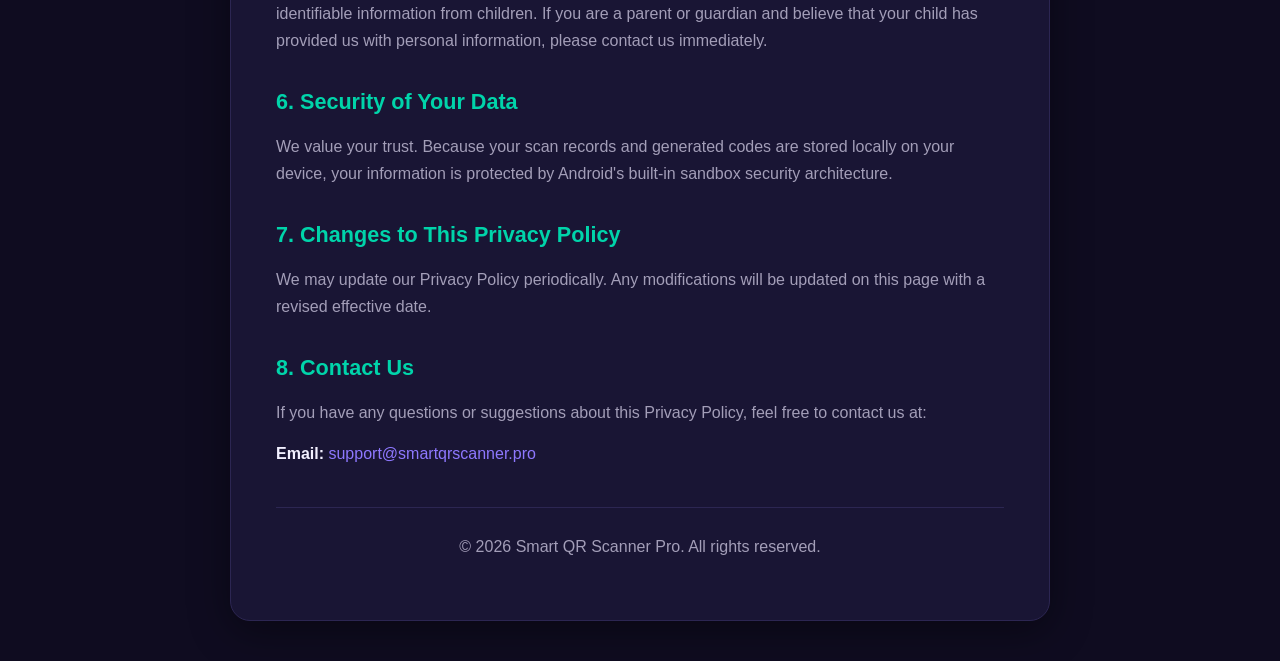
<file: privacy_policy1.html>
﻿<!DOCTYPE html>
<html lang="en">
<head>
    <meta charset="UTF-8">
    <meta name="viewport" content="width=device-width, initial-scale=1.0">
    <title>Privacy Policy - Smart QR Scanner Pro</title>
    <style>
        :root {
            --primary: #6B4EFF;
            --primary-light: #8E78FF;
            --accent: #00D4AA;
            --bg: #0F0C20;
            --card-bg: #191534;
            --text-main: #F2F0FF;
            --text-muted: #A39EB8;
            --border: #2C2652;
        }

        * {
            margin: 0;
            padding: 0;
            box-sizing: border-box;
            font-family: -apple-system, BlinkMacSystemFont, "Segoe UI", Roboto, Oxygen, Ubuntu, Cantarell, sans-serif;
        }

        body {
            background-color: var(--bg);
            color: var(--text-main);
            line-height: 1.7;
            padding: 40px 20px;
        }

        .container {
            max-width: 820px;
            margin: 0 auto;
            background-color: var(--card-bg);
            border-radius: 20px;
            padding: 45px;
            border: 1px solid var(--border);
            box-shadow: 0 10px 40px rgba(0, 0, 0, 0.4);
        }

        .header {
            text-align: center;
            margin-bottom: 35px;
            border-bottom: 1px solid var(--border);
            padding-bottom: 25px;
        }

        .badge {
            display: inline-block;
            background: rgba(0, 212, 170, 0.15);
            color: var(--accent);
            border: 1px solid var(--accent);
            padding: 4px 14px;
            border-radius: 20px;
            font-size: 0.85rem;
            font-weight: 600;
            margin-bottom: 12px;
        }

        h1 {
            font-size: 2.2rem;
            color: #FFFFFF;
            margin-bottom: 8px;
            background: linear-gradient(135deg, #FFFFFF, var(--primary-light));
            -webkit-background-clip: text;
            -webkit-text-fill-color: transparent;
        }

        .effective-date {
            color: var(--text-muted);
            font-size: 0.95rem;
        }

        h2 {
            font-size: 1.35rem;
            color: var(--accent);
            margin-top: 30px;
            margin-bottom: 12px;
            display: flex;
            align-items: center;
            gap: 8px;
        }

        p {
            margin-bottom: 14px;
            color: var(--text-muted);
            font-size: 1rem;
        }

        ul {
            margin-left: 20px;
            margin-bottom: 18px;
            color: var(--text-muted);
        }

        li {
            margin-bottom: 8px;
        }

        strong {
            color: var(--text-main);
        }

        .highlight-box {
            background: rgba(107, 78, 255, 0.1);
            border-left: 4px solid var(--primary);
            padding: 16px 20px;
            border-radius: 8px;
            margin: 20px 0;
        }

        .highlight-box p {
            color: var(--text-main);
            margin-bottom: 0;
        }

        a {
            color: var(--primary-light);
            text-decoration: none;
            transition: color 0.2s ease;
        }

        a:hover {
            color: var(--accent);
            text-decoration: underline;
        }

        .footer {
            margin-top: 40px;
            border-top: 1px solid var(--border);
            padding-top: 25px;
            text-align: center;
            color: var(--text-muted);
            font-size: 0.9rem;
        }

        @media (max-width: 600px) {
            .container {
                padding: 25px 20px;
            }
            h1 {
                font-size: 1.75rem;
            }
        }
    </style>
</head>
<body>

<div class="container">
    <div class="header">
        <span class="badge">Official Legal Document</span>
        <h1>Smart QR Scanner Pro</h1>
        <p class="effective-date">Privacy Policy &bull; Last Updated: September 2026</p>
    </div>

    <div class="highlight-box">
        <p><strong>Quick Summary:</strong> Smart QR Scanner Pro is built with privacy at its core. All camera scanning and QR history remain strictly on your local device. We never upload, view, or sell your personal data.</p>
    </div>

    <h2>1. Introduction</h2>
    <p>Welcome to <strong>Smart QR Scanner Pro</strong> ("we", "our", "us"). We are committed to protecting and respecting your personal privacy. This Privacy Policy outlines how our mobile application handles your information when you use our services.</p>

    <h2>2. Permissions We Request & Why</h2>
    <p>To provide core QR scanning and generation features, the application requests the following Android permissions:</p>
    <ul>
        <li><strong>Camera Permission (android.permission.CAMERA):</strong> Required solely for optical scanning of QR codes and barcodes in real-time. Video streams are analyzed completely on-device using Google ML Kit. No camera feeds or photos are recorded, stored on remote servers, or transmitted.</li>
        <li><strong>Storage / Media Access:</strong> Only accessed if you explicitly choose to scan a QR code from a saved screenshot or gallery picture, or when you save a newly generated QR code to your device storage.</li>
        <li><strong>Flashlight:</strong> Used solely to assist optical camera scanning in low-light environments.</li>
        <li><strong>Vibration (android.permission.VIBRATE):</strong> Used solely to provide immediate haptic feedback whenever a barcode is successfully detected.</li>
    </ul>

    <h2>3. Offline Storage & Scan History</h2>
    <p>All items created or scanned through Smart QR Scanner Pro (including URLs, text, WiFi credentials, contact details, and dates) are stored in an encrypted/private SQLite database directly on your smartphone. We do not operate user database servers and do not have access to your personal scan history.</p>

    <h2>4. Third-Party Advertisements (Google AdMob)</h2>
    <p>Smart QR Scanner Pro is free to use and supported by Google AdMob. Third-party advertising partners may collect anonymized, pseudonymous identifiers strictly for ad measurement, fraud prevention, and personalized ad serving. This may include:</p>
    <ul>
        <li>Google Mobile Advertising ID (AAID)</li>
        <li>Coarse / Approximate IP-based Location</li>
        <li>App performance, ad metrics, and crash diagnostics</li>
    </ul>
    <p>For detailed information on how Google manages advertising information, please review the <a href="https://policies.google.com/technologies/ads" target="_blank" rel="noopener noreferrer">Google Ad & Privacy Policy</a>.</p>

    <h2>5. Children's Privacy</h2>
    <p>Our app does not address anyone under the age of 13. We do not knowingly collect personally identifiable information from children. If you are a parent or guardian and believe that your child has provided us with personal information, please contact us immediately.</p>

    <h2>6. Security of Your Data</h2>
    <p>We value your trust. Because your scan records and generated codes are stored locally on your device, your information is protected by Android's built-in sandbox security architecture.</p>

    <h2>7. Changes to This Privacy Policy</h2>
    <p>We may update our Privacy Policy periodically. Any modifications will be updated on this page with a revised effective date.</p>

    <h2>8. Contact Us</h2>
    <p>If you have any questions or suggestions about this Privacy Policy, feel free to contact us at:</p>
    <p><strong>Email:</strong> <a href="mailto:support@smartqrscanner.pro">support@smartqrscanner.pro</a></p>

    <div class="footer">
        <p>&copy; 2026 Smart QR Scanner Pro. All rights reserved.</p>
    </div>
</div>

</body>
</html>
</file>
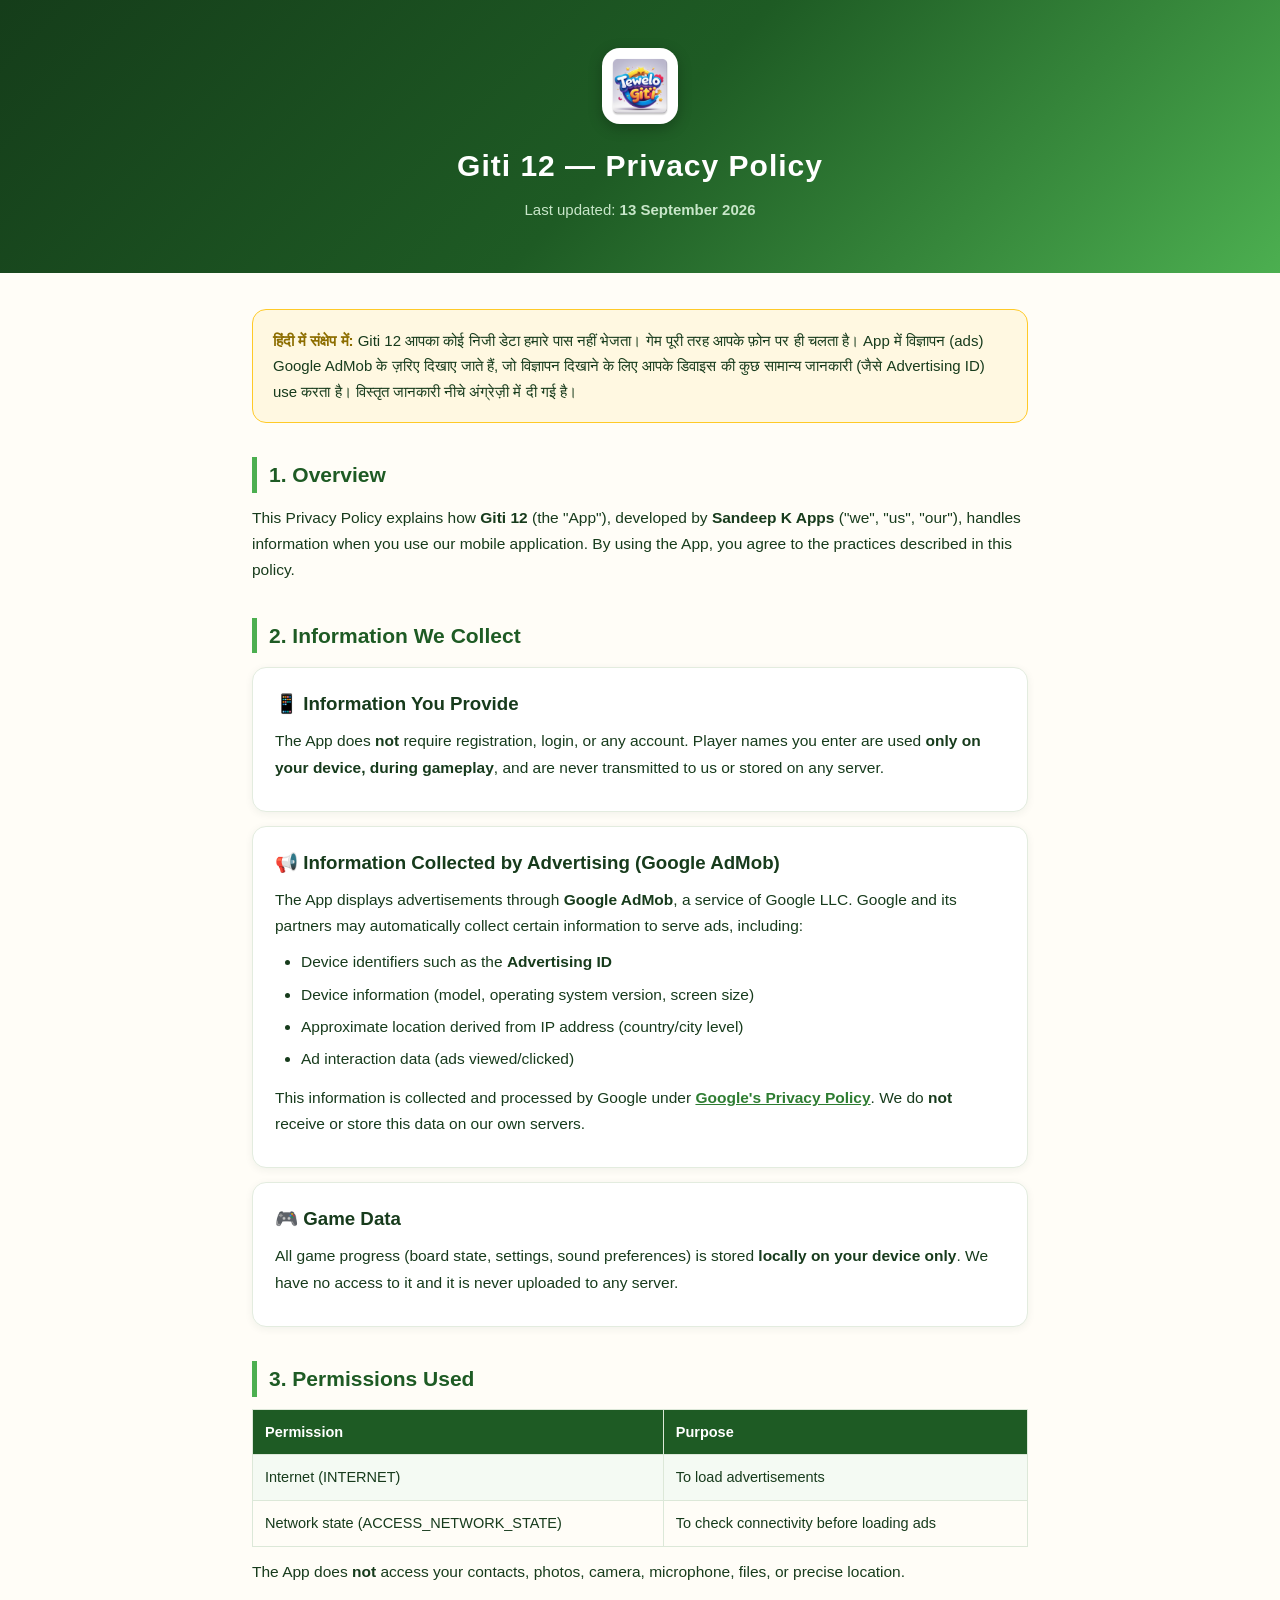
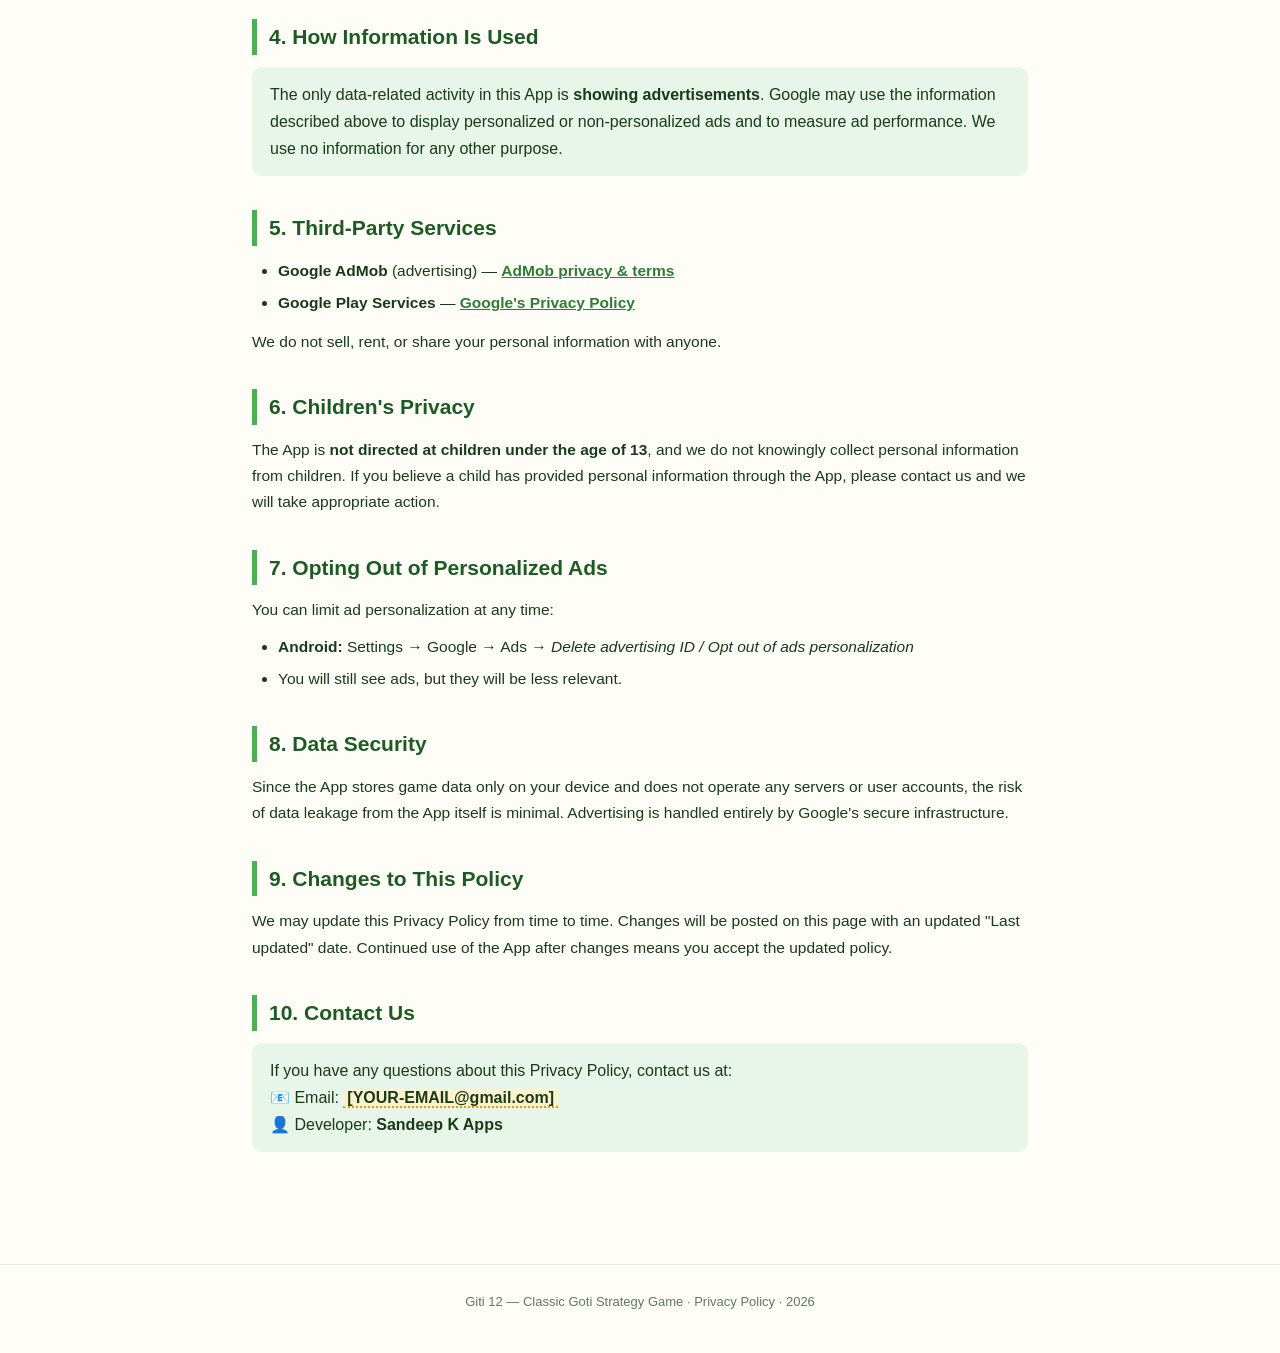
<file: privacy_policy111.html>
<!DOCTYPE html>
<html lang="en">
<head>
<meta charset="UTF-8">
<meta name="viewport" content="width=device-width, initial-scale=1.0">
<title>Privacy Policy — Giti 12</title>
<style>
  * { margin: 0; padding: 0; box-sizing: border-box; }
  body {
    font-family: 'Segoe UI', Roboto, Arial, sans-serif;
    background: #FFFDF7;
    color: #173B1C;
    line-height: 1.7;
  }
  .header {
    background: linear-gradient(135deg, #153D1A, #1E5B24, #4CAF50);
    color: #fff;
    text-align: center;
    padding: 48px 20px 40px;
  }
  .header .logo {
    display: block;
    width: 76px; height: 76px;
    border-radius: 18px;
    background: #fff;
    padding: 4px;
    margin: 0 auto 16px;
    box-shadow: 0 4px 14px rgba(0,0,0,.25);
  }
  .header h1 { font-size: 30px; letter-spacing: 1px; }
  .header p { color: #C8E6C9; margin-top: 6px; font-size: 15px; }
  .container { max-width: 820px; margin: 0 auto; padding: 36px 22px 60px; }
  .hindi-note {
    background: #FFF8E1;
    border: 1px solid #FFCA28;
    border-radius: 14px;
    padding: 18px 20px;
    margin-bottom: 30px;
    font-size: 15px;
  }
  .hindi-note strong { color: #8d6e00; }
  h2 {
    color: #1E5B24;
    font-size: 21px;
    margin: 34px 0 12px;
    padding-left: 12px;
    border-left: 5px solid #4CAF50;
  }
  p, li { font-size: 15.5px; margin-bottom: 10px; }
  ul { padding-left: 26px; margin-bottom: 12px; }
  li { margin-bottom: 6px; }
  .card {
    background: #fff;
    border: 1px solid #e3ecdf;
    border-radius: 14px;
    padding: 20px 22px;
    margin: 14px 0;
    box-shadow: 0 2px 8px rgba(23,59,28,.06);
  }
  .highlight {
    background: #E8F5E9;
    border-radius: 10px;
    padding: 14px 18px;
    margin: 12px 0;
  }
  a { color: #2E7D32; font-weight: 600; }
  .placeholder {
    background: #FFF3CD;
    border-bottom: 2px dotted #d39e00;
    padding: 0 4px;
    font-weight: 700;
  }
  .footer {
    text-align: center;
    color: #5F7A62;
    font-size: 13px;
    padding: 26px 16px 40px;
    border-top: 1px solid #e3ecdf;
    margin-top: 40px;
  }
  table { width: 100%; border-collapse: collapse; margin: 12px 0; }
  th, td { border: 1px solid #dce8d8; padding: 10px 12px; text-align: left; font-size: 14.5px; }
  th { background: #1E5B24; color: #fff; }
  tr:nth-child(even) td { background: #F4FAF3; }
  @media (max-width: 600px) {
    .header h1 { font-size: 24px; }
    h2 { font-size: 18px; }
  }
</style>
</head>
<body>

<div class="header">
  <img class="logo" alt="Giti 12 logo" src="[data-uri]">
  <h1>Giti 12 — Privacy Policy</h1>
  <p>Last updated: <strong>13 September 2026</strong></p>
</div>

<div class="container">

  <div class="hindi-note">
    <strong>हिंदी में संक्षेप में:</strong> Giti 12 आपका कोई निजी डेटा हमारे पास नहीं भेजता। गेम पूरी तरह आपके फ़ोन पर ही चलता है। App में विज्ञापन (ads) Google AdMob के ज़रिए दिखाए जाते हैं, जो विज्ञापन दिखाने के लिए आपके डिवाइस की कुछ सामान्य जानकारी (जैसे Advertising ID) use करता है। विस्तृत जानकारी नीचे अंग्रेज़ी में दी गई है।
  </div>

  <h2>1. Overview</h2>
  <p>
    This Privacy Policy explains how <strong>Giti 12</strong> (the "App"), developed by
    <strong>Sandeep K Apps</strong> ("we", "us", "our"),
    handles information when you use our mobile application. By using the App, you agree
    to the practices described in this policy.
  </p>

  <h2>2. Information We Collect</h2>

  <div class="card">
    <h3 style="margin-bottom:8px;">📱 Information You Provide</h3>
    <p>
      The App does <strong>not</strong> require registration, login, or any account.
      Player names you enter are used <strong>only on your device, during gameplay</strong>,
      and are never transmitted to us or stored on any server.
    </p>
  </div>

  <div class="card">
    <h3 style="margin-bottom:8px;">📢 Information Collected by Advertising (Google AdMob)</h3>
    <p>
      The App displays advertisements through <strong>Google AdMob</strong>, a service of
      Google LLC. Google and its partners may automatically collect certain information to
      serve ads, including:
    </p>
    <ul>
      <li>Device identifiers such as the <strong>Advertising ID</strong></li>
      <li>Device information (model, operating system version, screen size)</li>
      <li>Approximate location derived from IP address (country/city level)</li>
      <li>Ad interaction data (ads viewed/clicked)</li>
    </ul>
    <p>
      This information is collected and processed by Google under
      <a href="https://policies.google.com/privacy" target="_blank">Google's Privacy Policy</a>.
      We do <strong>not</strong> receive or store this data on our own servers.
    </p>
  </div>

  <div class="card">
    <h3 style="margin-bottom:8px;">🎮 Game Data</h3>
    <p>
      All game progress (board state, settings, sound preferences) is stored
      <strong>locally on your device only</strong>. We have no access to it and it is
      never uploaded to any server.
    </p>
  </div>

  <h2>3. Permissions Used</h2>
  <table>
    <tr><th>Permission</th><th>Purpose</th></tr>
    <tr><td>Internet (INTERNET)</td><td>To load advertisements</td></tr>
    <tr><td>Network state (ACCESS_NETWORK_STATE)</td><td>To check connectivity before loading ads</td></tr>
  </table>
  <p>The App does <strong>not</strong> access your contacts, photos, camera, microphone, files, or precise location.</p>

  <h2>4. How Information Is Used</h2>
  <div class="highlight">
    The only data-related activity in this App is <strong>showing advertisements</strong>.
    Google may use the information described above to display personalized or non-personalized
    ads and to measure ad performance. We use no information for any other purpose.
  </div>

  <h2>5. Third-Party Services</h2>
  <ul>
    <li><strong>Google AdMob</strong> (advertising) —
      <a href="https://support.google.com/admob/answer/6128543" target="_blank">AdMob privacy &amp; terms</a></li>
    <li><strong>Google Play Services</strong> —
      <a href="https://policies.google.com/privacy" target="_blank">Google's Privacy Policy</a></li>
  </ul>
  <p>We do not sell, rent, or share your personal information with anyone.</p>

  <h2>6. Children's Privacy</h2>
  <p>
    The App is <strong>not directed at children under the age of 13</strong>, and we do not
    knowingly collect personal information from children. If you believe a child has provided
    personal information through the App, please contact us and we will take appropriate action.
  </p>

  <h2>7. Opting Out of Personalized Ads</h2>
  <p>You can limit ad personalization at any time:</p>
  <ul>
    <li><strong>Android:</strong> Settings → Google → Ads → <em>Delete advertising ID / Opt out of ads personalization</em></li>
    <li>You will still see ads, but they will be less relevant.</li>
  </ul>

  <h2>8. Data Security</h2>
  <p>
    Since the App stores game data only on your device and does not operate any servers or
    user accounts, the risk of data leakage from the App itself is minimal. Advertising is
    handled entirely by Google's secure infrastructure.
  </p>

  <h2>9. Changes to This Policy</h2>
  <p>
    We may update this Privacy Policy from time to time. Changes will be posted on this page
    with an updated "Last updated" date. Continued use of the App after changes means you
    accept the updated policy.
  </p>

  <h2>10. Contact Us</h2>
  <div class="highlight">
    If you have any questions about this Privacy Policy, contact us at:<br>
    📧 Email: <span class="placeholder">[YOUR-EMAIL@gmail.com]</span><br>
    👤 Developer: <strong>Sandeep K Apps</strong>
  </div>

</div>

<div class="footer">
  Giti 12 — Classic Goti Strategy Game · Privacy Policy ·
  2026
</div>

</body>
</html>
</file>
